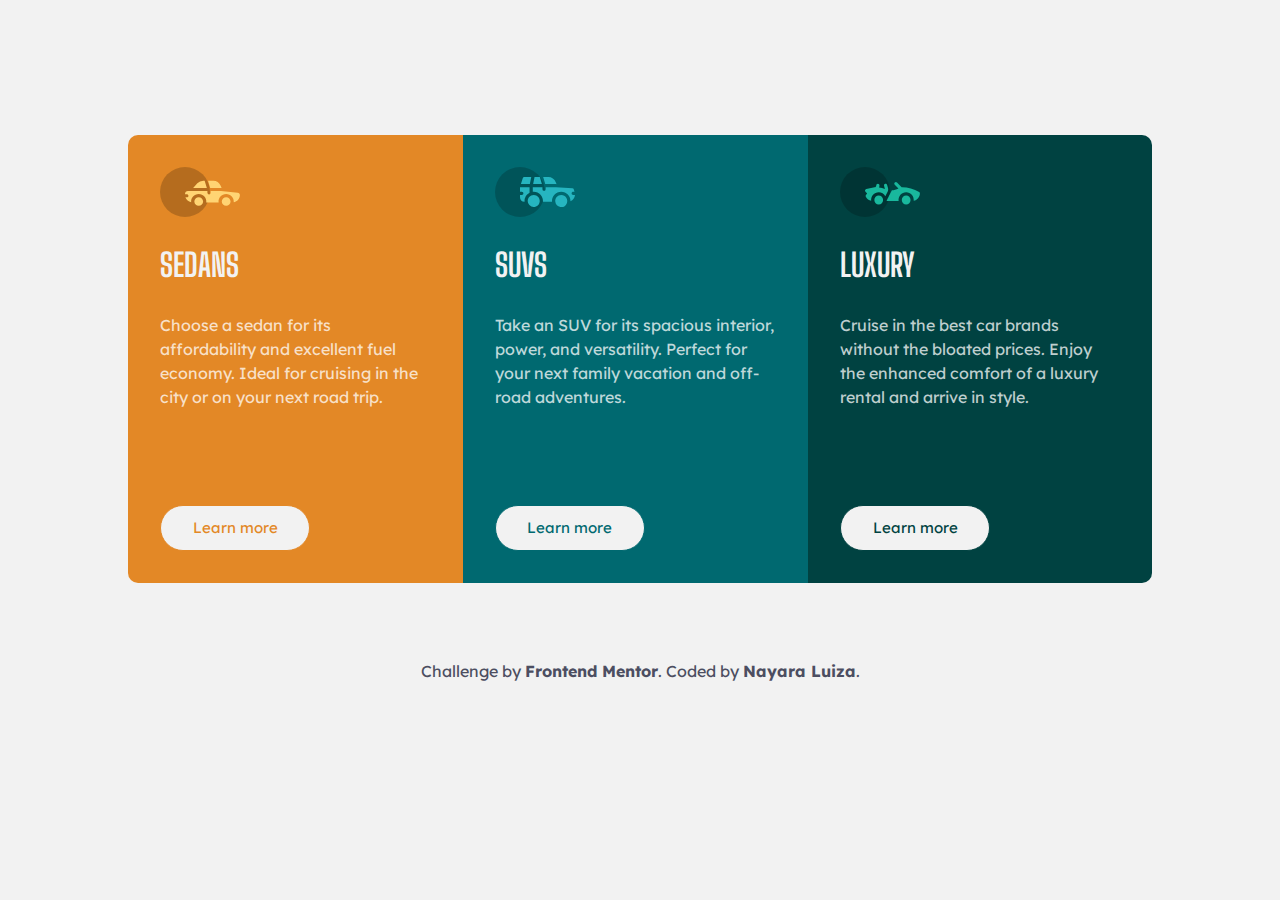
<file: 3-column-preview-card-component/index.html>
<!DOCTYPE html>
<html lang="en">
<head>
  <meta charset="UTF-8">
  <meta name="viewport" content="width=device-width, initial-scale=1.0"> <!-- displays site properly based on user's device -->

  <link rel="icon" type="image/png" sizes="32x32" href="./assets/images/favicon.ico">
  
  <title>Frontend Mentor | 3-column preview card component</title>

  <link rel="preconnect" href="https://fonts.googleapis.com">
  <link rel="preconnect" href="https://fonts.gstatic.com" crossorigin>
  <link href="https://fonts.googleapis.com/css2?family=Big+Shoulders+Display:wght@700&family=Lexend+Deca&display=swap" rel="stylesheet">
  <link rel="stylesheet" href="./assets/css/base.css">
</head>

<body>
<main class="container">
  <article class="car-card car-card--sedan">
    <div class="car-card__img car-card__img--sedan"></div>
    <h2 class="car-card__title">Sedans</h2>
    <p class="car-card__benefits">Choose a sedan for its affordability and excellent fuel economy. Ideal for cruising in the city or on your next road trip.</p>
    <a href="#" class="button button--sedan">Learn more</a>
  </article>

  <article class="car-card car-card--suvs">
    <div class="car-card__img car-card__img--suvs"></div>
    <h2 class="car-card__title">Suvs</h2>
    <p class="car-card__benefits">Take an SUV for its spacious interior, power, and versatility. Perfect for your next family vacation and off-road adventures.</p>
    <a href="#" class="button button--suvs">Learn more</a>
  </article>

  <article class="car-card car-card--luxury">
    <div class="car-card__img car-card__img--luxury"></div>
    <h2 class="car-card__title">Luxury</h2>
    <p class="car-card__benefits">Cruise in the best car brands without the bloated prices. Enjoy the enhanced comfort of a luxury rental and arrive in style.</p>
    <a href="#" class="button button--luxury">Learn more</a>
  </article>
</main>

<footer class="footer">
  <p class="footer__text">
    Challenge by <a href="https://www.frontendmentor.io?ref=challenge" target="_blank" class="footer__link">Frontend Mentor</a>. 
    Coded by <a href="https://www.frontendmentor.io/profile/nalutm" target="_blank" class="footer__link">Nayara Luiza</a>.
  </p>
</footer>


</body>
</html>
</file>
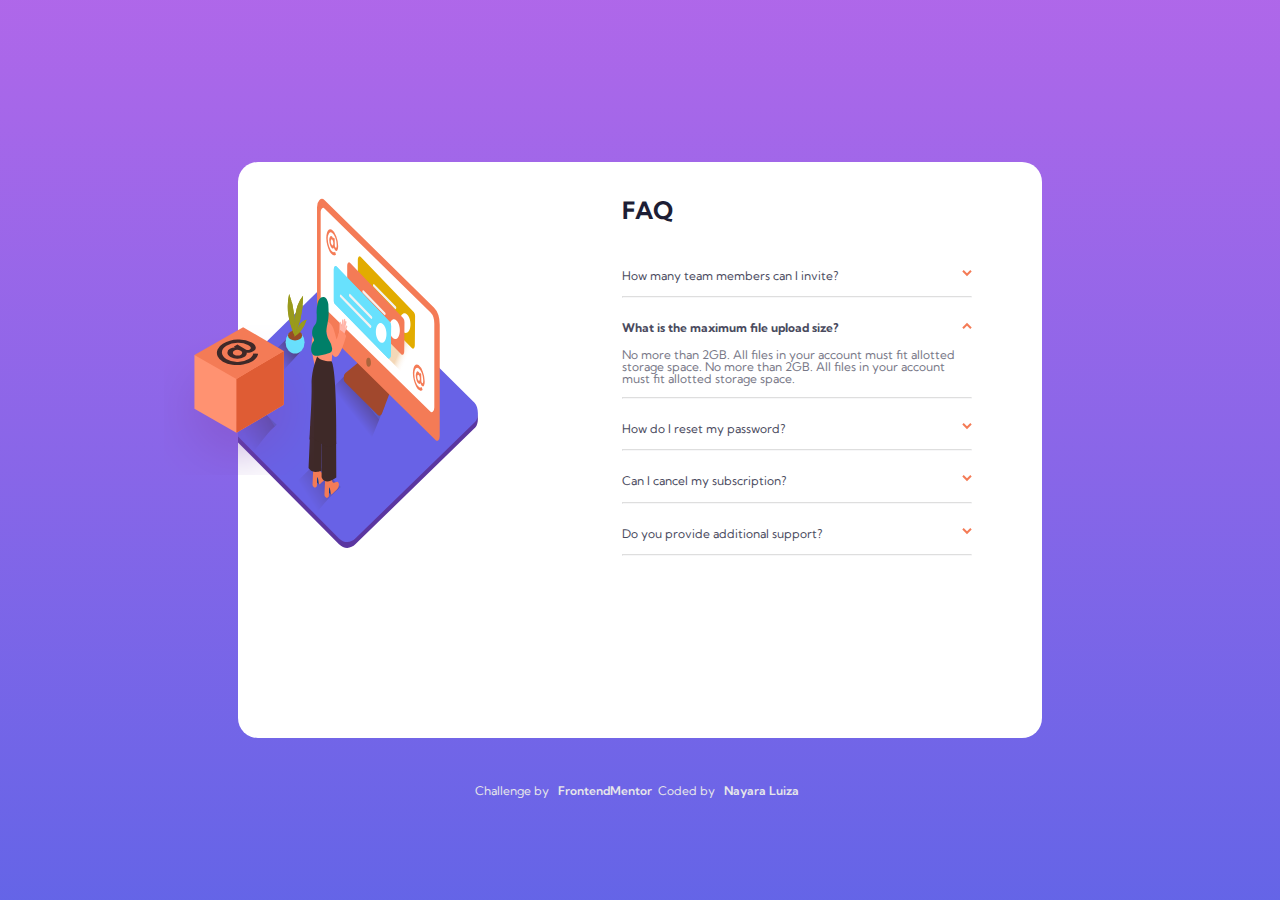
<file: faq-accordion-card/index.html>
<!DOCTYPE html>
<html lang="en">

<head>
  <meta charset="UTF-8">
  <meta name="viewport" content="width=device-width, initial-scale=1.0">
  <link rel="icon" href="./assets/images/favicon.ico">
  <title>Frontend Mentor | FAQ Accordion Card</title>
  <link rel="preconnect" href="https://fonts.googleapis.com">
  <link rel="preconnect" href="https://fonts.gstatic.com" crossorigin>
  <link href="https://fonts.googleapis.com/css2?family=Kumbh+Sans:wght@400;700&display=swap" rel="stylesheet">
  <link rel="stylesheet" href="./assets/css/base.css">
</head>

<body>
  <section class="faq" data-faq>
    <div class="img-mobile"></div>
    <div class="img-desktop"></div>
    <div class="img-box-desktop"></div>
    <dl class="faq__list">
      <h2 class="title">faq</h2>
      <div class="wrapper">
        <dt class="faq__question" data-faq="question">How many team members can I invite?</dt>
        <img src="./assets/images/icon-arrow-down.svg" alt="Seta para baixo" data-arrow>
      </div>
      <dd class="faq__answer inactive" data-faq="answer">No more than 2GB. All files in your account must fit allotted
        storage space. No more than 2GB. </dd>
      <hr class="divider">
      <div class="wrapper">
        <dt class="faq__question" data-faq="question">What is the maximum file upload size?</dt>
        <img src="./assets/images/icon-arrow-down.svg" alt="Seta para baixo" data-arrow>
      </div>
      <dd class="faq__answer inactive" data-faq="answer">No more than 2GB. All files in your account must fit allotted
        storage space. No more than 2GB. All files in your account must fit allotted storage space.</dd>
      <hr class="divider">
      <div class="wrapper">
        <dt class="faq__question" data-faq="question">How do I reset my password?</dt>
        <img src="./assets/images/icon-arrow-down.svg" alt="Seta para baixo" data-arrow>
      </div>
      <dd class="faq__answer inactive" data-faq="answer">No more than 2GB. All files in your account must fit allotted
        storage space.</dd>
      <hr class="divider">
      <div class="wrapper">
        <dt class="faq__question" data-faq="question">Can I cancel my subscription?</dt>
        <img src="./assets/images/icon-arrow-down.svg" alt="Seta para baixo" data-arrow>
      </div>
      <dd class="faq__answer inactive" data-faq="answer">No more than 2GB. All files in your account must fit allotted
        storage space. No more than 2GB. All files in your account must fit allotted storage space.</dd>
      <hr class="divider">
      <div class="wrapper">
        <dt class="faq__question" data-faq="question">Do you provide additional support?</dt>
        <img src="./assets/images/icon-arrow-down.svg" alt="Seta para baixo" data-arrow>
      </div>
      <dd class="faq__answer inactive" data-faq="answer">No more than 2GB. All files in your account must fit allotted storage space.</dd>
      <hr class="divider">
    </dl>
  </section>
  <footer class="footer">
    <span class="footer__text">Challenge by <a href="https://www.frontendmentor.io?ref=challenge" target="_blank" class="footer__link">FrontendMentor</a>Coded by <a href="https://www.frontendmentor.io/profile/nalutm" target="_blank" class="footer__link">Nayara Luiza</a>
    </span>
  </footer>
  <script src="./assets/script.js"></script>
</body>

</html>
</file>
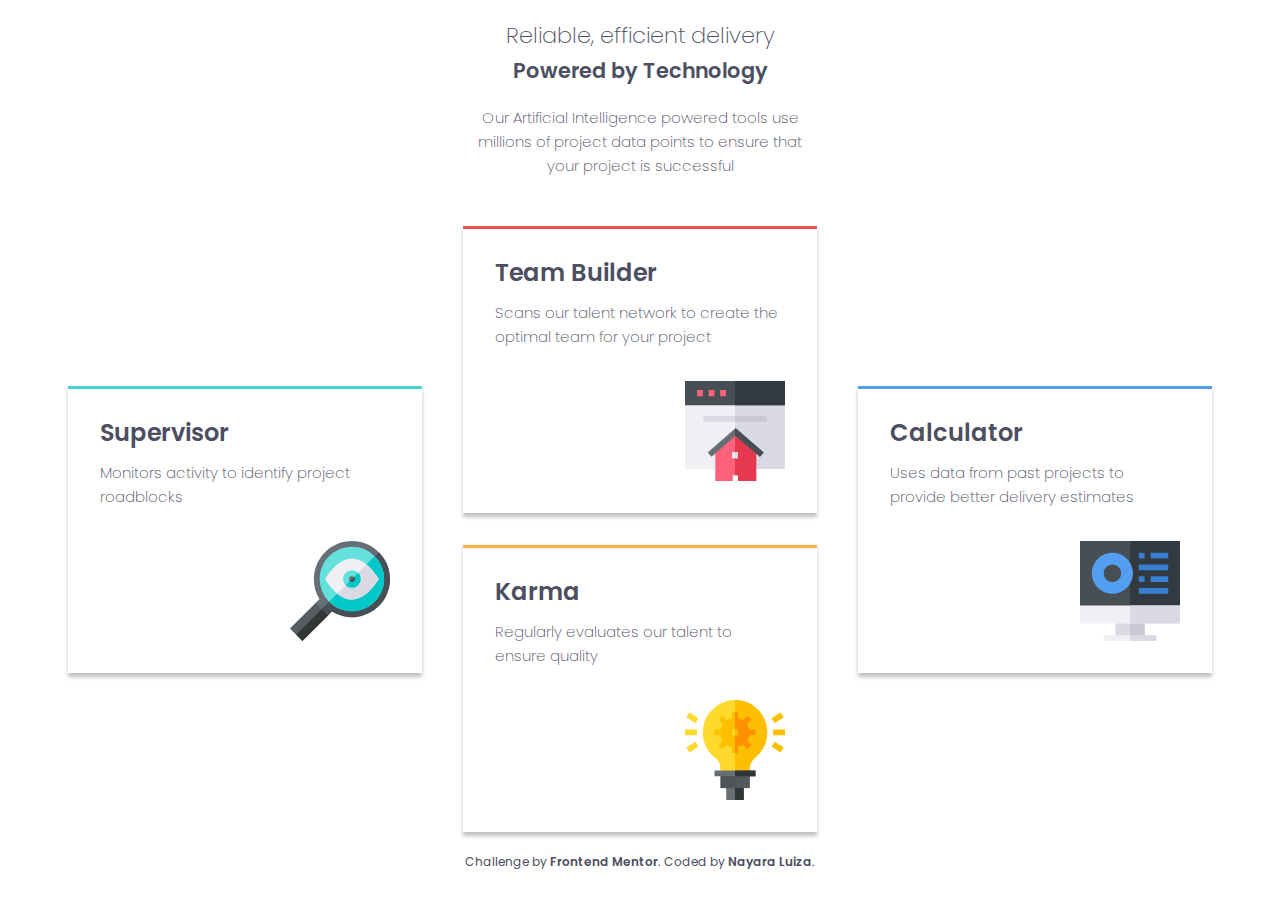
<file: four-card-feature-section/index.html>
<!DOCTYPE html>
<html lang="en">
<head>
  <meta charset="UTF-8">
  <meta http-equiv="X-UA-Compatible" content="IE=edge">
  <meta name="viewport" content="width=device-width, initial-scale=1.0">
  <link rel="icon" type="image/png" sizes="32x32" href="./assets/images/favicon.ico">
  <title>Frontend Mentor | Four card feature section</title>
  <link rel="preconnect" href="https://fonts.googleapis.com">
  <link rel="preconnect" href="https://fonts.gstatic.com" crossorigin>
  <link href="https://fonts.googleapis.com/css2?family=Poppins:wght@200;400;600&display=swap" rel="stylesheet">
  <link rel="stylesheet" href="./assets/css/base.css">
</head>
<body>
  <main class="container">
    <div class="description">
      <h1 class="description__title--alternative">
        Reliable, efficient delivery 
        <span class="description__title">Powered by Technology</span>
      </h1>
      <p class="description__text">Our Artificial Intelligence powered tools use millions of project data points to ensure that your project is successful</p>
    </div>

    <div class="cards">
      <ul class="cards__list">
        <li class="cards__item">
          <article class="card card--supervisor">
            <h2 class="card__title">Supervisor</h2>
            <p class="card__text">Monitors activity to identify project roadblocks</p>
            <div class="card__img card__img--supervisor"></div>
          </article>
        </li>
        <li class="cards__item">
          <article class="card card--team-builder">
            <h2 class="card__title">Team Builder</h2>
            <p class="card__text">Scans our talent network to create the optimal team for your project</p>
            <div class="card__img card__img--team-builder"></div>
          </article>
        </li>
        <li class="cards__item">
          <article class="card card--karma">
            <h2 class="card__title">Karma</h2>
            <p class="card__text">Regularly evaluates our talent to ensure quality</p>
            <div class="card__img card__img--karma"></div>
          </article>
        </li>
        <li class="cards__item">
          <article class="card card--calculator">
            <h2 class="card__title">Calculator</h2>
            <p class="card__text">Uses data from past projects to provide better delivery estimates</p>
            <div class="card__img card__img--calculator"></div>
          </article>
        </li>
      </ul>
    </div>
  </main>
  
  <footer class="footer">
    <p class="footer__text">
      Challenge by <a href="https://www.frontendmentor.io?ref=challenge" target="_blank" class="footer__link">Frontend Mentor</a>. 
      Coded by <a href="https://www.frontendmentor.io/profile/nalutm" target="_blank" class="footer__link">Nayara Luiza</a>.
    </p>
  </footer>
</body>
</html>
</file>
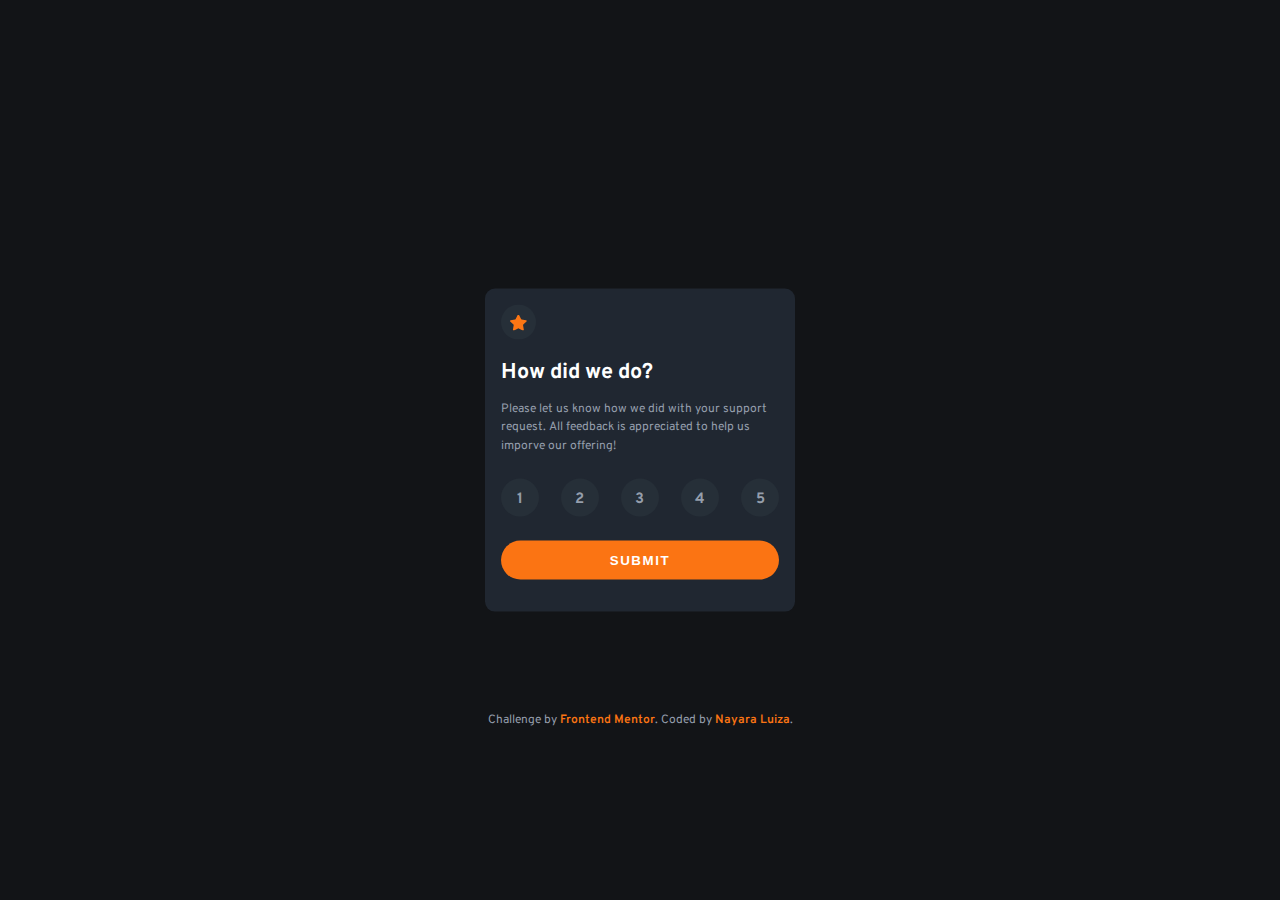
<file: interactive-rating-component/index.html>
<!DOCTYPE html>
<html lang="en">

<head>
  <meta charset="UTF-8">
  <meta name="viewport" content="width=device-width, initial-scale=1.0">
  <link rel="icon" href="./assets/images/favicon.ico">
  <title>Frontend Mentor | Interactive rating component</title>
  <link rel="preconnect" href="https://fonts.googleapis.com">
  <link rel="preconnect" href="https://fonts.gstatic.com" crossorigin>
  <link href="https://fonts.googleapis.com/css2?family=Overpass:wght@400;700&display=swap" rel="stylesheet">
  <link rel="stylesheet" href="./assets/css/base.css">
</head>

<body>
  <article class="container" data-form>
    <form action="">
      <div class="img"></div>
      <h2 class="title">How did we do?</h2>
      <p class="text">Please let us know how we did with your support request. All feedback is appreciated to
        help us imporve our offering!</p>
      <ul class="grades" data-grades>
        <li class="grade">1</li>
        <li class="grade">2</li>
        <li class="grade">3</li>
        <li class="grade">4</li>
        <li class="grade">5</li>
      </ul>
      <input type="submit" value="Submit" class="btn" data-submit>
      <span class="error"></span>
    </form>
  </article>

  <article class="container thanks-card" data-thanks>
    <div class="thanks__img"></div>
    <span class="rating" data-warning></span>
    <h2 class="title">Thank you!</h2>
    <p class="text">We appreciate you taking the time to give a rating. If you ever need more support, dont hesitate to get in touch</p>
  </article>

  <footer class="footer">
    <p class="footer__text">
      Challenge by <a href="https://www.frontendmentor.io?ref=challenge" target="_blank" class="footer__link">Frontend
        Mentor</a>.
      Coded by <a href="https://www.frontendmentor.io/profile/nalutm" target="_blank" class="footer__link">Nayara
        Luiza</a>.
    </p>
  </footer>
  <script type="module" src="./assets/js/script.js"></script>
</body>

</html>
</file>
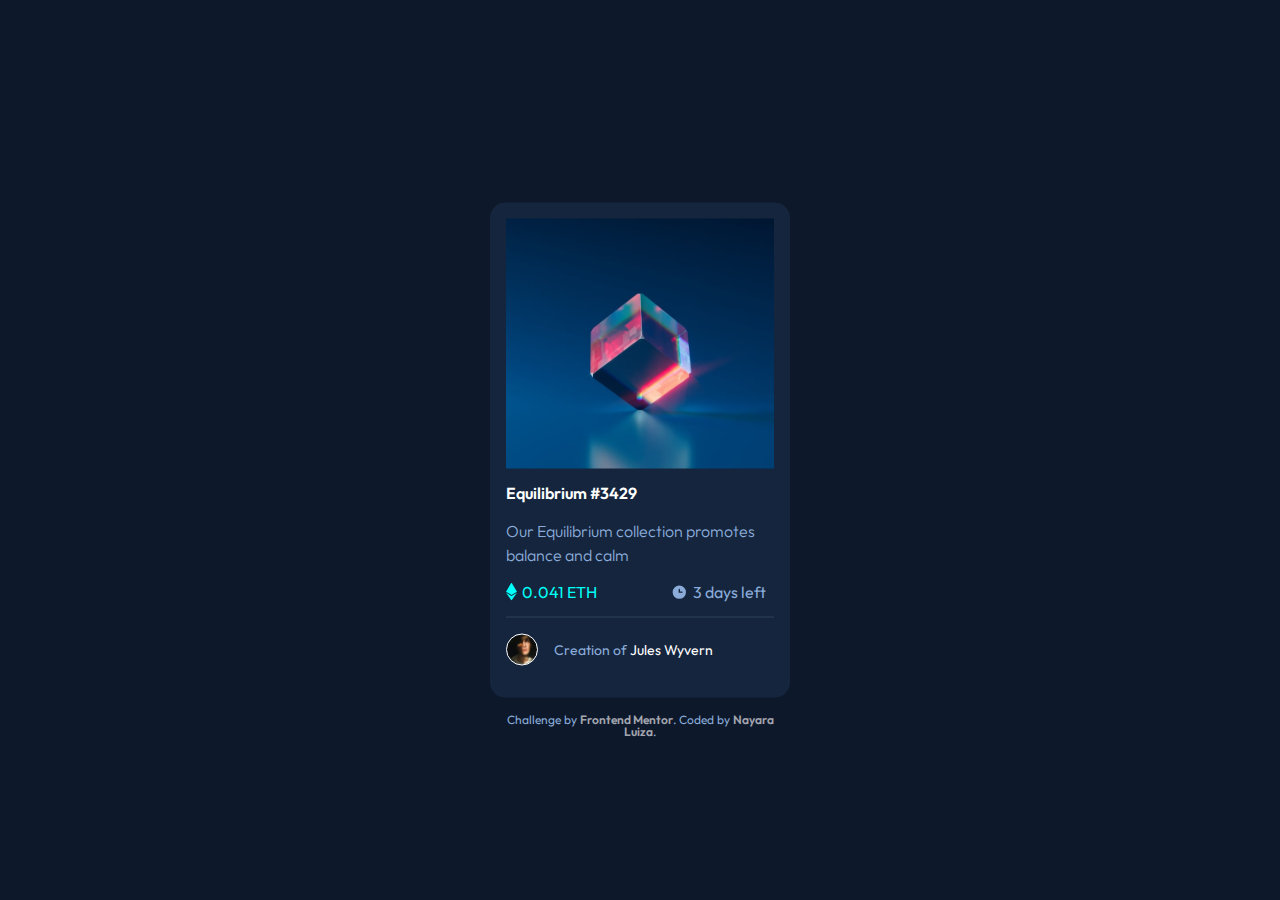
<file: ntf-preview-card-component/index.html>
<!DOCTYPE html>
<html lang="en">

<head>
  <meta charset="UTF-8">
  <meta http-equiv="X-UA-Compatible" content="IE=edge">
  <meta name="viewport" content="width=device-width, initial-scale=1.0">
  <link rel="icon" type="image/png" sizes="32x32" href="./assets/images/favicon.ico">
  <title>Frontend Mentor | NFT preview card component</title>
  <link rel="preconnect" href="https://fonts.googleapis.com">
  <link rel="preconnect" href="https://fonts.gstatic.com" crossorigin>
  <link href="https://fonts.googleapis.com/css2?family=Outfit:wght@300;400;600&display=swap" rel="stylesheet">
  <link rel="stylesheet" href="./assets/css/base.css">
</head>

<body>
  <div class="container">
    <article class="card">
      <div class="card-img">
        <div class="card-img-overlap-view">
          <div class="visualization"></div>
        </div>
        <div class="brand-img"></div>
      </div>

      <div class="card-text">
        <h2 class="card-title"><a href="#" class="link"></a>Equilibrium #3429</a></h2>
        <p class="card-description">Our Equilibrium collection promotes balance and calm</p>
        <div class="wrapper">
          <img src="./assets/images/icon-ethereum.svg" alt="">
          <span class="coin">0.041 ETH</span>
        </div>
        <div class="wrapper wrapper--time">
          <img src="./assets/images/icon-clock.svg" alt="">
          <span>3 days left</span>
        </div>
      </div>
      <footer class="card-footer">
        <div class="profile"></div>
        <p class="credits">Creation of <a href="#" class="link ">Jules Wyvern</a></p>
      </footer>
    </article>
  </div>


  <footer class="footer">
    <p class="footer__text">
      Challenge by <a href="https://www.frontendmentor.io?ref=challenge" target="_blank" class="footer__link">Frontend
        Mentor</a>.
      Coded by <a href="https://www.frontendmentor.io/profile/nalutm" target="_blank" class="footer__link">Nayara
        Luiza</a>.
    </p>
  </footer>




</body>

</html>
</file>
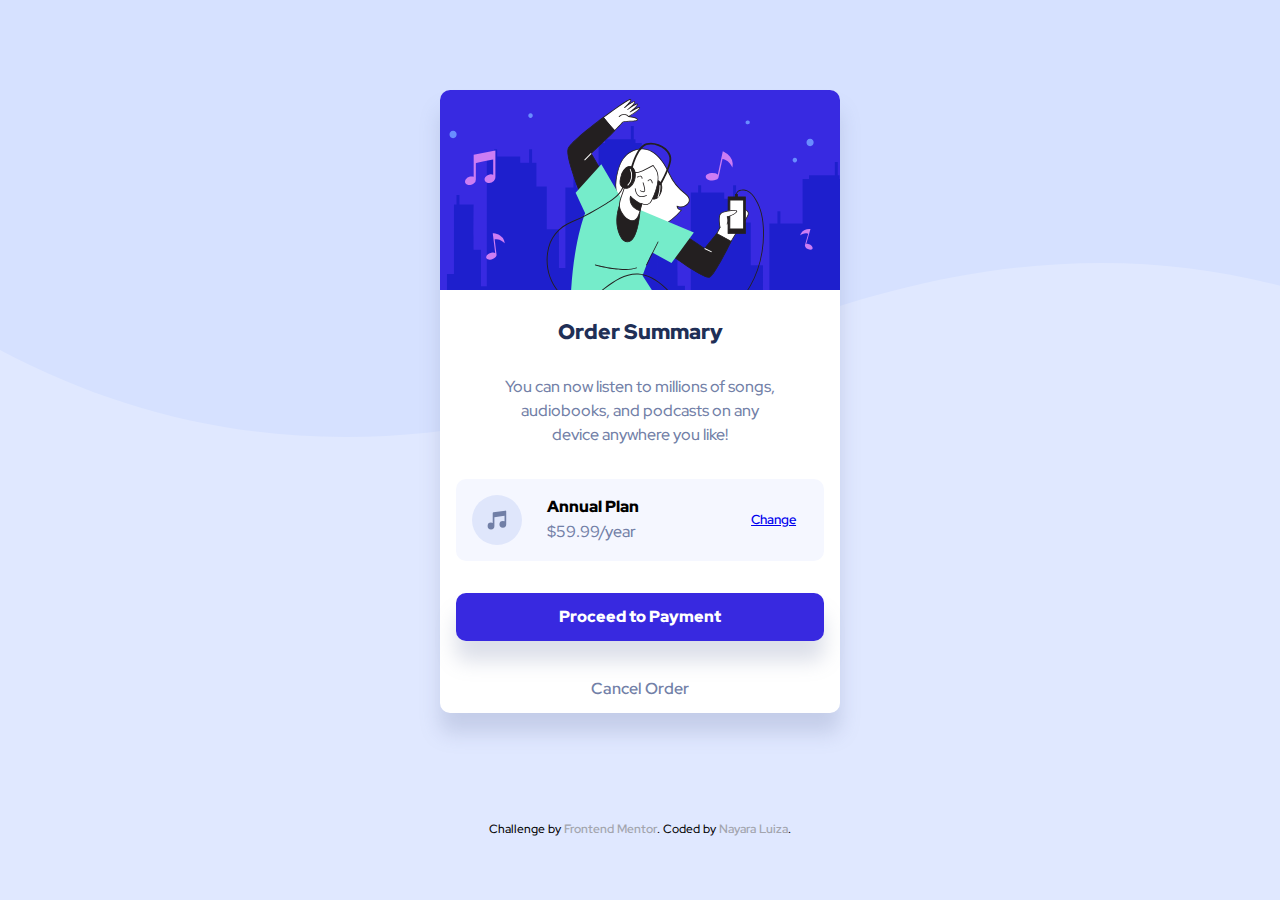
<file: order-summary-component/index.html>
<!DOCTYPE html>
<html lang="en">
<head>
  <meta charset="UTF-8">
  <meta http-equiv="X-UA-Compatible" content="IE=edge">
  <meta name="viewport" content="width=device-width, initial-scale=1.0">
  <link rel="icon" type="image/png" sizes="32x32" href="./assets/images/favicon.ico">
  <title>Frontend Mentor | Order summary card</title>
  <link rel="preconnect" href="https://fonts.googleapis.com">
  <link rel="preconnect" href="https://fonts.gstatic.com" crossorigin>
  <link href="https://fonts.googleapis.com/css2?family=Red+Hat+Display:wght@500;700;900&display=swap" rel="stylesheet">
  <link rel="stylesheet" href="./assets/css/base.css">
</head>
<body>

  <article class="card">
    <div class="card__img"></div>

    <div class="card__text">
      <h1 class="title">Order Summary</h1>
      <p class="text">You can now listen to millions of songs, audiobooks, and podcasts on any device anywhere you like!</p>
    </div>

    <div class="plan">
      <div class="icon"></div>
      <h2 class="plan__title">Annual Plan</h2>
      <span class="mesality">$59.99/year</span><a href="#" class="link-plan">Change</a>
    </div>

    <div class="order">
      <a href="#" class="button">Proceed to Payment</a>
      <a href="#" class="link-order">Cancel Order</a>
    </div>
  </article>

  <footer class="footer">
    <p class="footer__text">
      Challenge by <a href="https://www.frontendmentor.io?ref=challenge" target="_blank" class="footer__link">Frontend Mentor</a>. 
      Coded by <a href="https://www.frontendmentor.io/profile/nalutm" target="_blank" class="footer__link">Nayara Luiza</a>.
    </p>
  </footer>
  
</body>
</html>
</file>
<file: 3-column-preview-card-component/assets/css/base.css>
@import url(_reset.css);
@import url(_variables.css);
@import url(_car-card.css);
@import url(_sedan.css);
@import url(_suvs.css);
@import url(_luxury.css);
@import url(_footer.css);

body {
  background-color: var(--gray);
  font-size: 15px;
  font-weight: 400;
  font-family: var(--text-font);
}

.container {
  padding: 3rem 1rem;
}

a {
  display: inline-block;
  text-align: center;
  text-decoration: none;
}

@media screen and (min-width: 1024px) {
  .container {
    display: flex;
    margin: auto;
    padding-top: 15vh;
    width: 80vw;
  }
}
</file>
<file: faq-accordion-card/assets/css/base.css>
@import url(_reset.css);
@import url(_variables.css);
@import url(_faq.css);
@import url(_footer.css);

body {
  background: linear-gradient(to bottom, var(--bg-gradient-init), var(--bg-gradient-end));
  font-family: var(--font);
  font-size: 12px;
  height: 100vh;
}
</file>
<file: four-card-feature-section/assets/css/base.css>
@import url(_reset.css);
@import url(_variables.css);
@import url(_card.css);
@import url(_cards.css);
@import url(_supervisor.css);
@import url(_team-builder.css);
@import url(_karma.css);
@import url(_calculator.css);
@import url(_description.css);
@import url(_footer.css);

body {
  background-color: var(--light-gray);
  color: var(--dark-blue);
  font-family: var(--text);
  font-size: 15px;
}

.container {
  padding: 58px 24px;
}

@media screen and (min-width: 1024px) {
  .container {
    width: 90%;
    padding: 0;
    margin: auto;
  }
}
</file>
<file: interactive-rating-component/assets/css/base.css>
@import url(./_reset.css);
@import url(./_variables.css);
@import url(./_card.css);
@import url(./_thanks-card.css);
@import url(./_footer.css);

body {
  background-color: var(--background);
  color: var(--light-grey);
  font-family: var(--font);
  font-size: 15px;
  font-weight: 400;
}
</file>
<file: ntf-preview-card-component/assets/css/base.css>
@import url(_reset.css);
@import url(_variables.css);
@import url(_container.css);
@import url(./card/_card.css);
@import url(./card/_card.css);
@import url(./card/_card-img.css);
@import url(./card/_card-text.css);
@import url(./card/_card-footer.css);
@import url(./_footer.css);


body {
  background: var(--main-bg);
  color: var(--text-color);
  font-family: var(--text-font);
}

a {
  text-decoration: none;
}
</file>
<file: order-summary-component/assets/css/base.css>
@import url(_reset.css);
@import url(_variables.css);
@import url(./card/_card.css);
@import url(./card/_card-img.css);
@import url(./card/_card-text.css);
@import url(./card/_card-plan.css);
@import url(./card/_card-payment.css);
@import url(_footer.css);

body {
  background: var(--background) url(../images/pattern-background-mobile.svg) no-repeat;
  font-family: var(--font-text);
  font-weight: 500;
}

img {
  display: block;
  max-width:100%;
}

a {
  text-decoration: none;
}

a:hover {
  cursor: pointer;
}

@media screen and (min-width: 1024px) {
  body {
    background: var(--background) url(../images/pattern-background-desktop.svg) no-repeat;
  }
}
</file>
